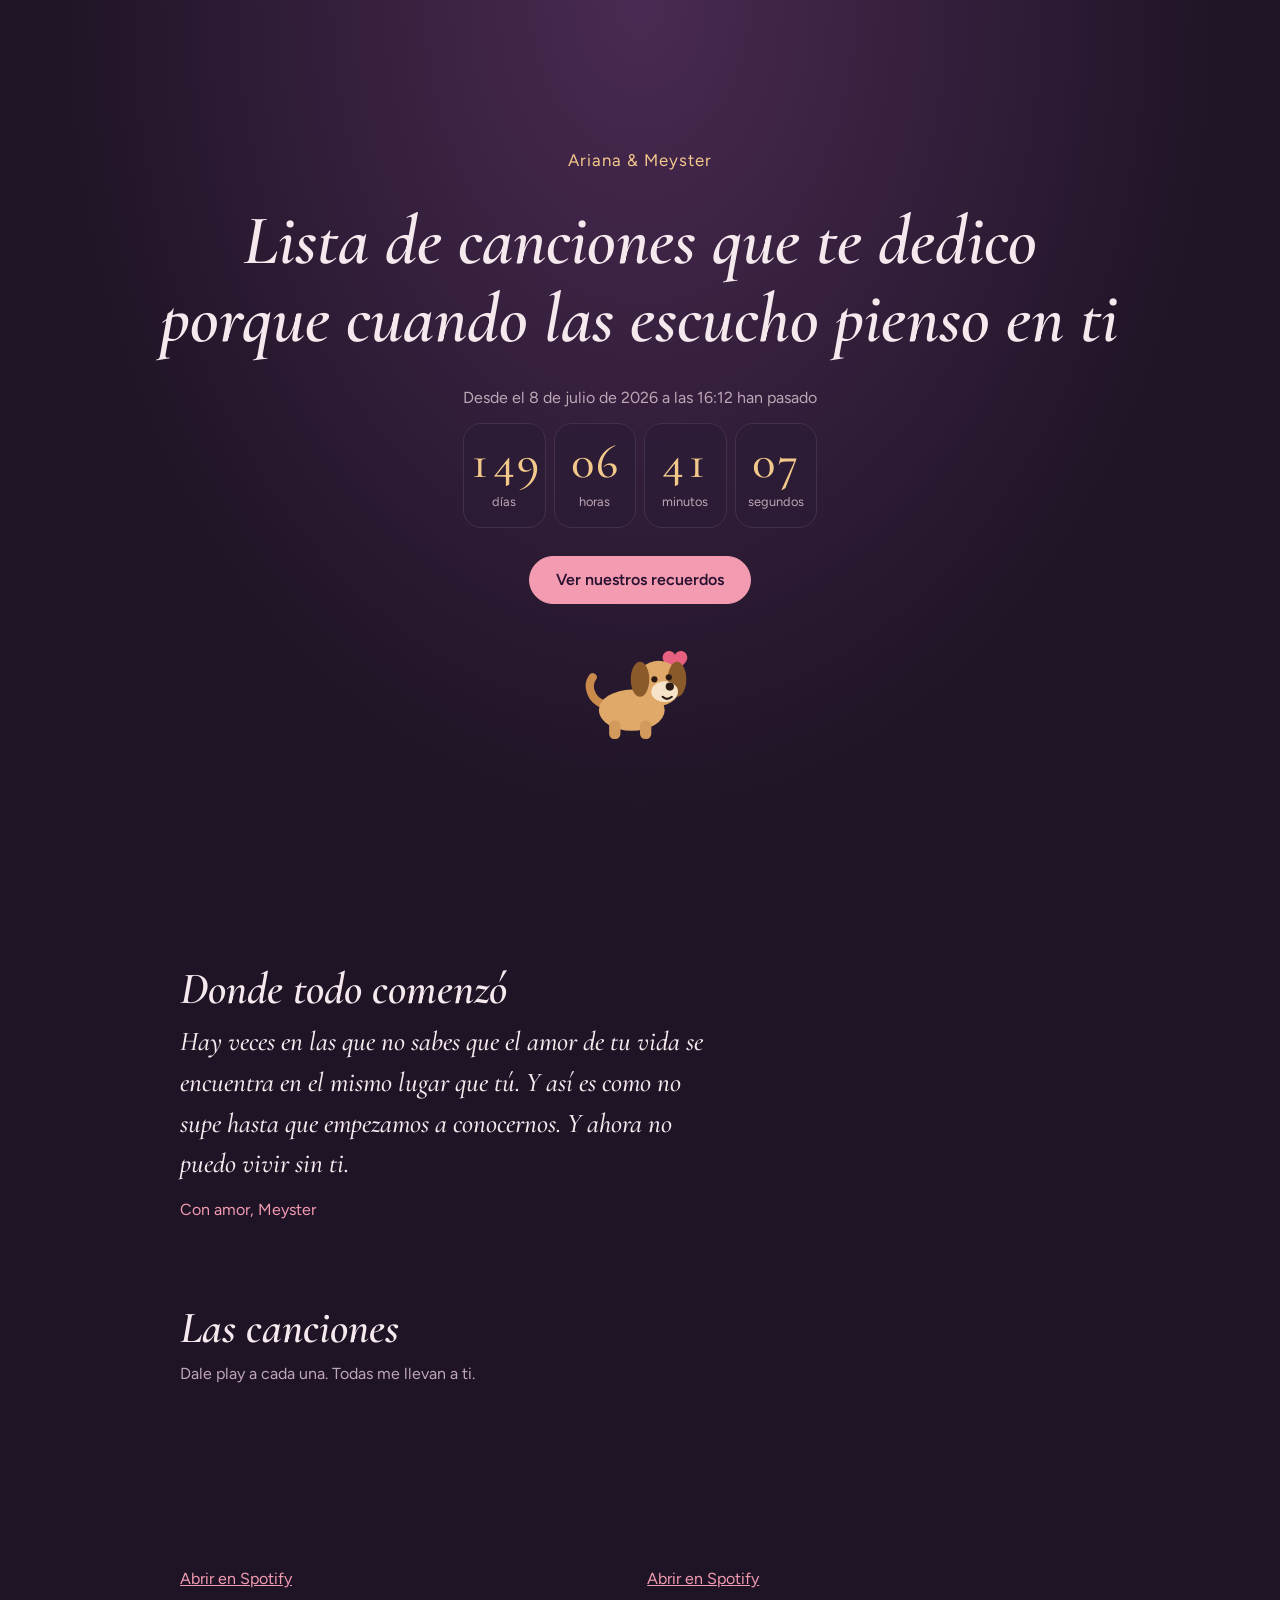
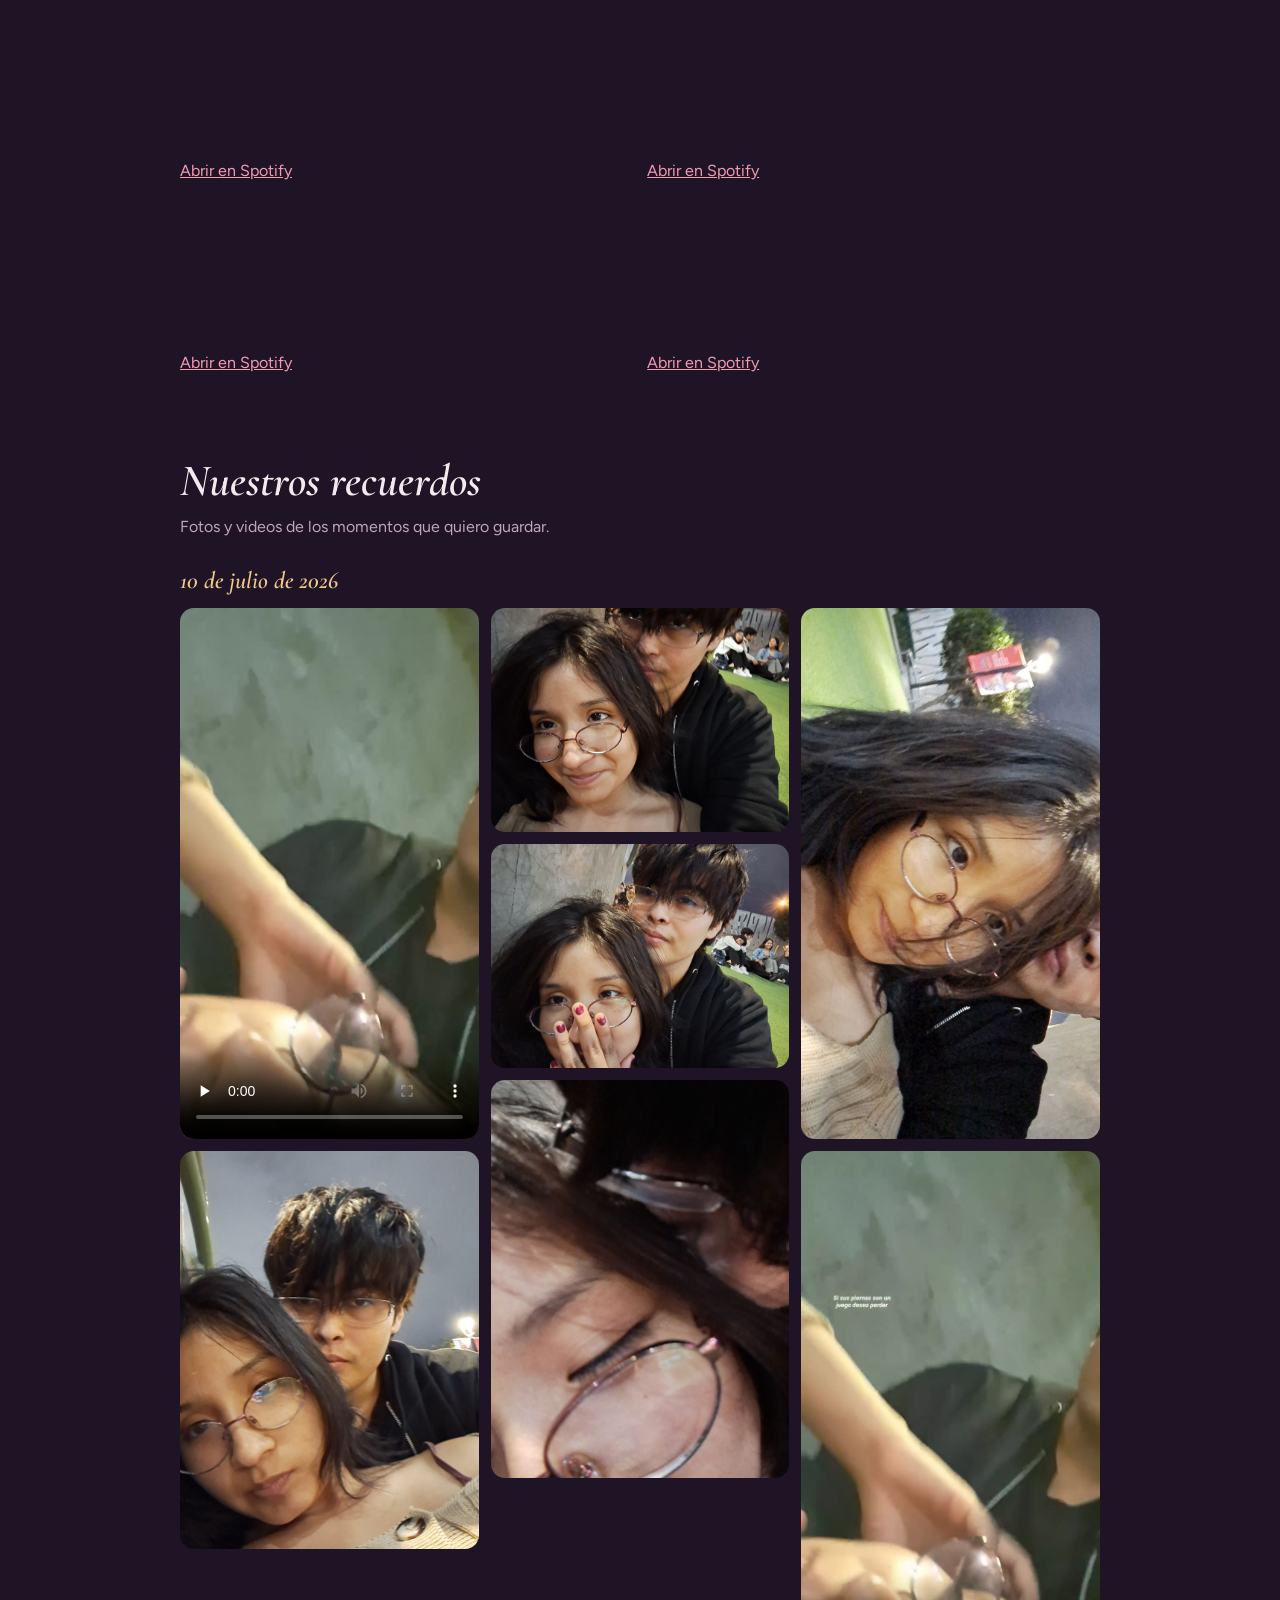
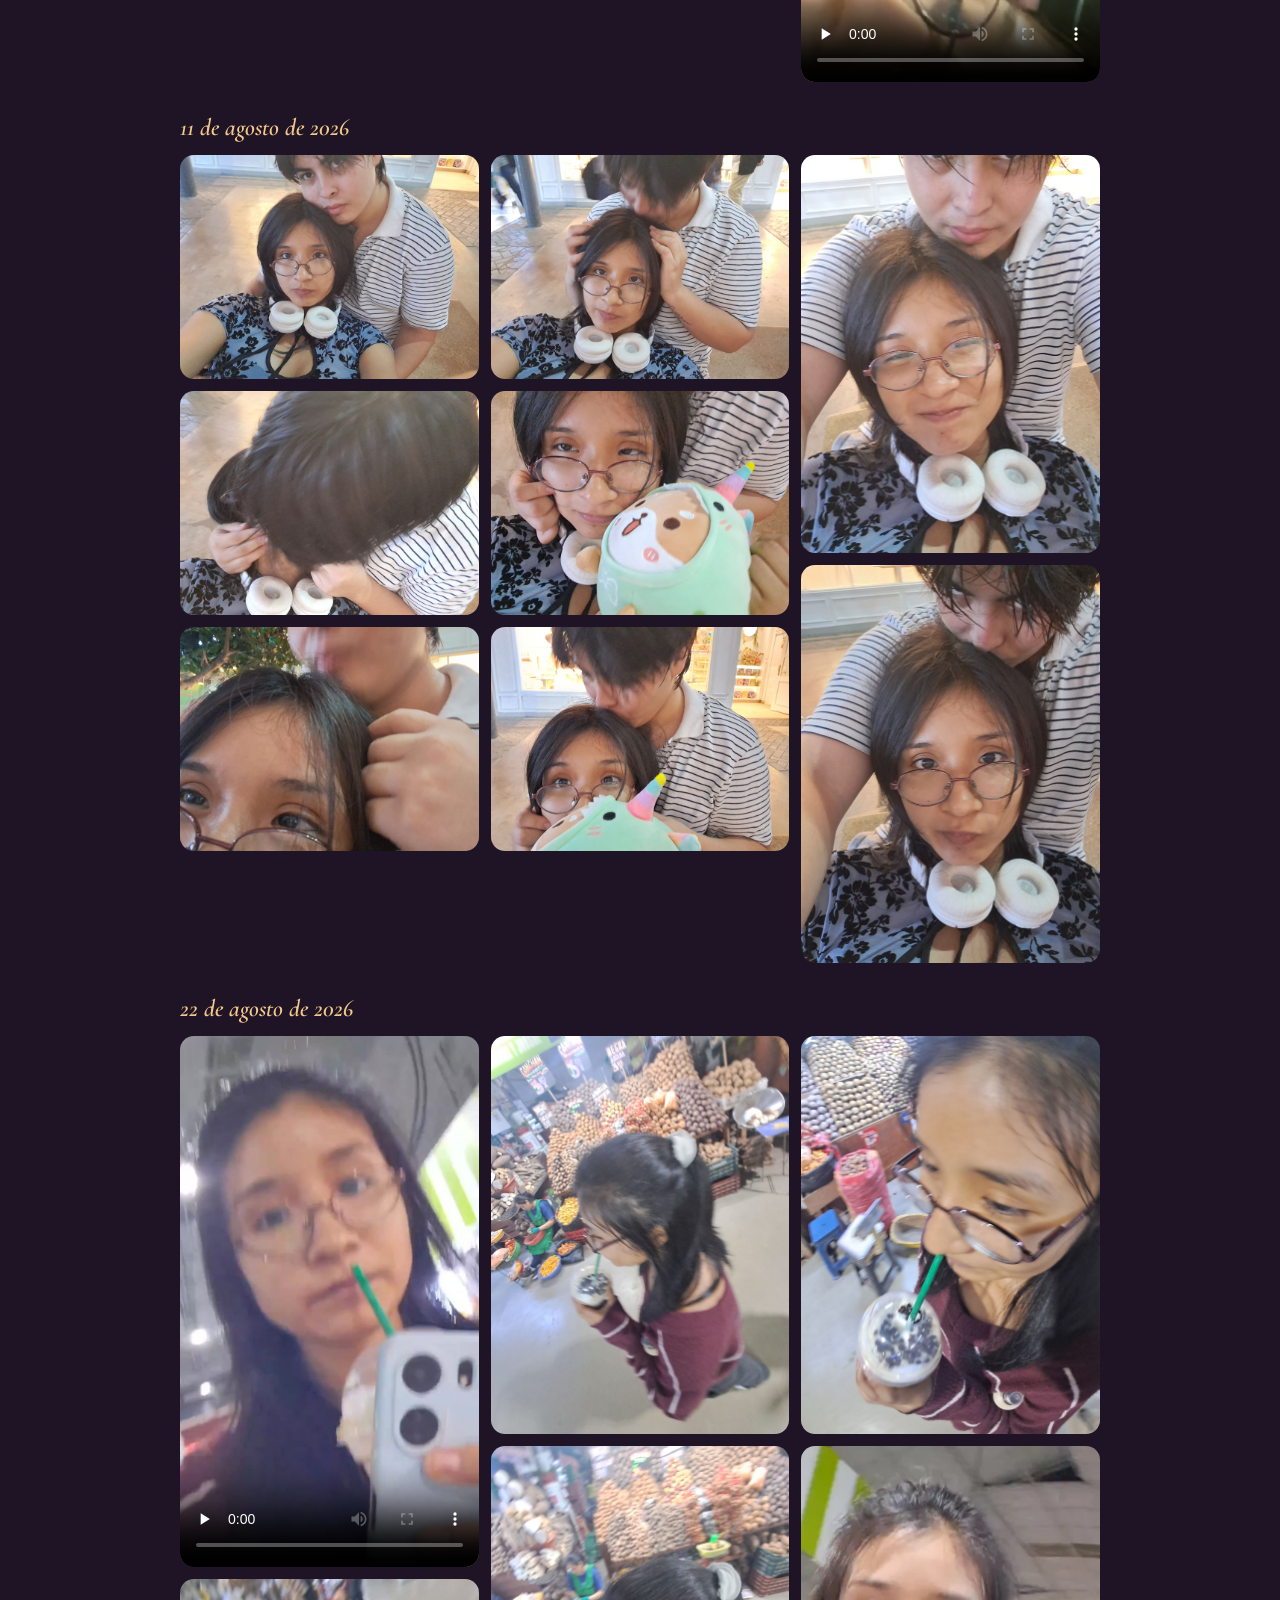
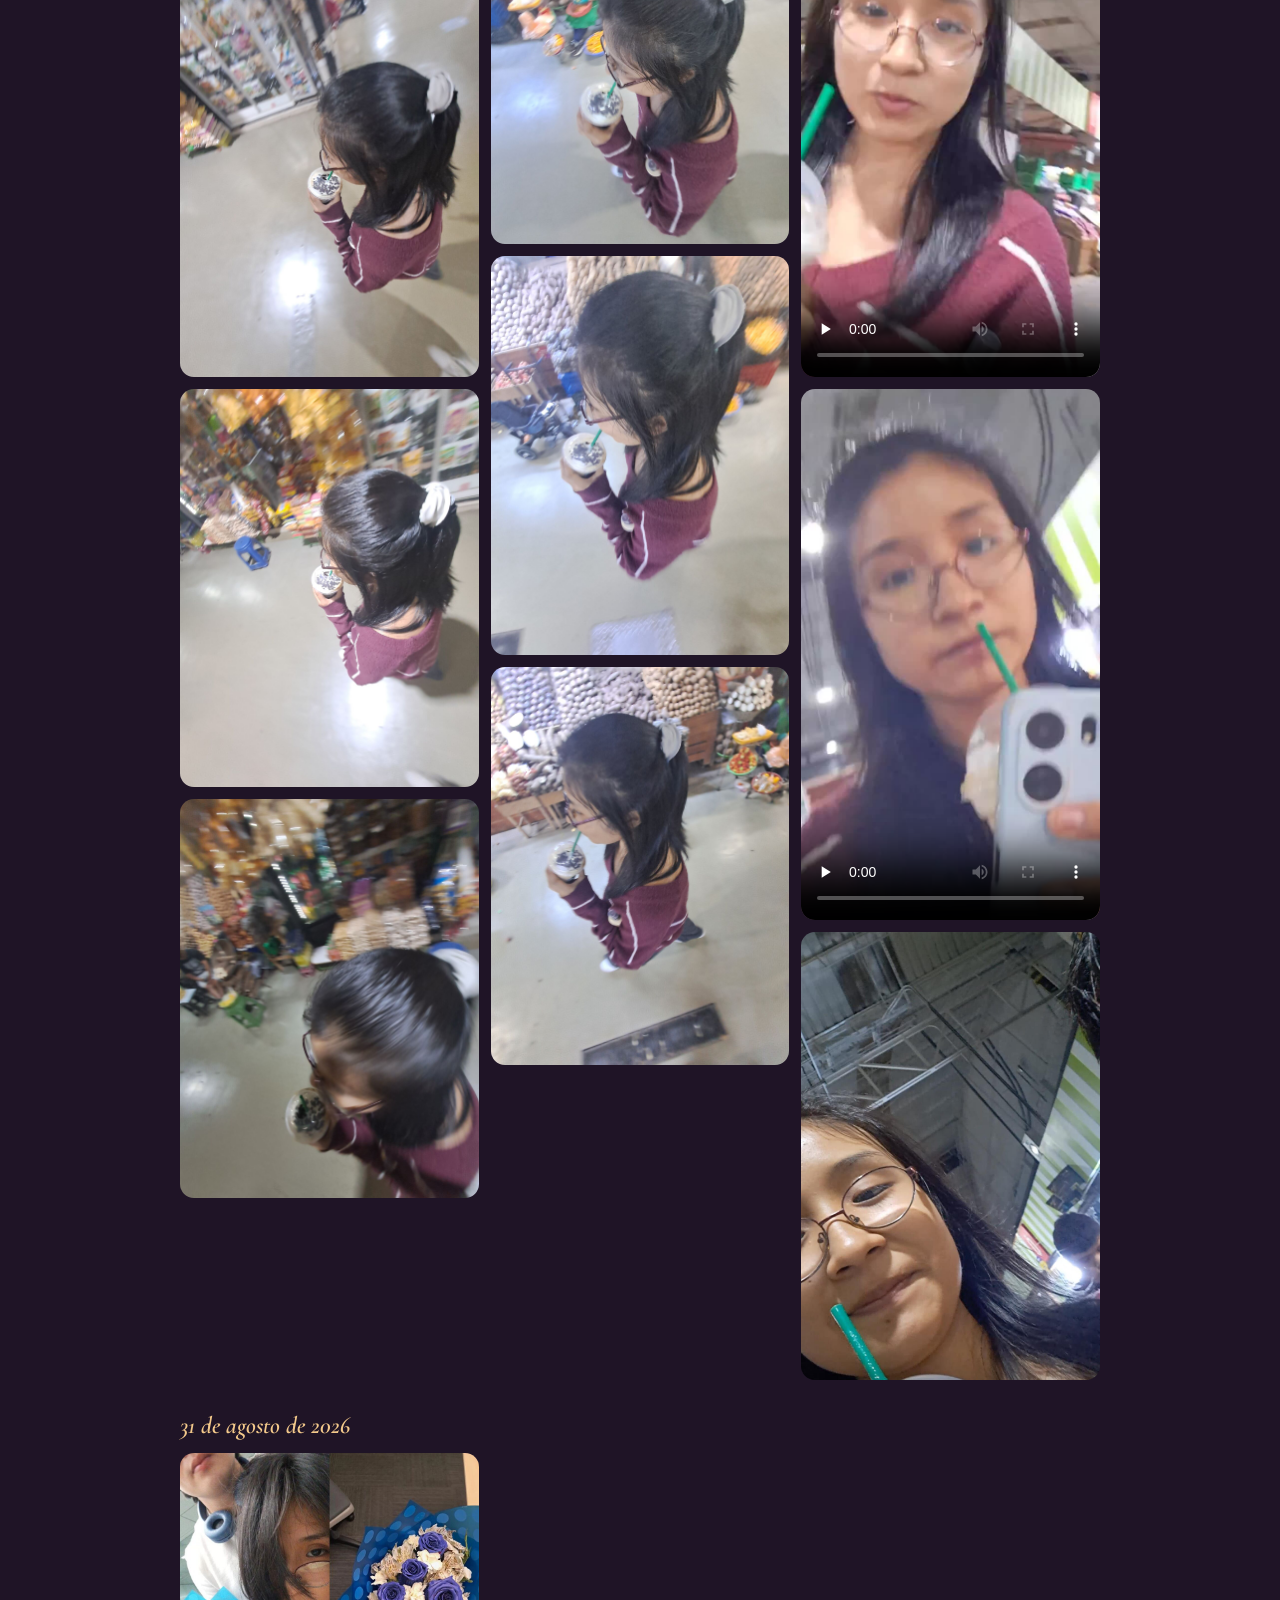
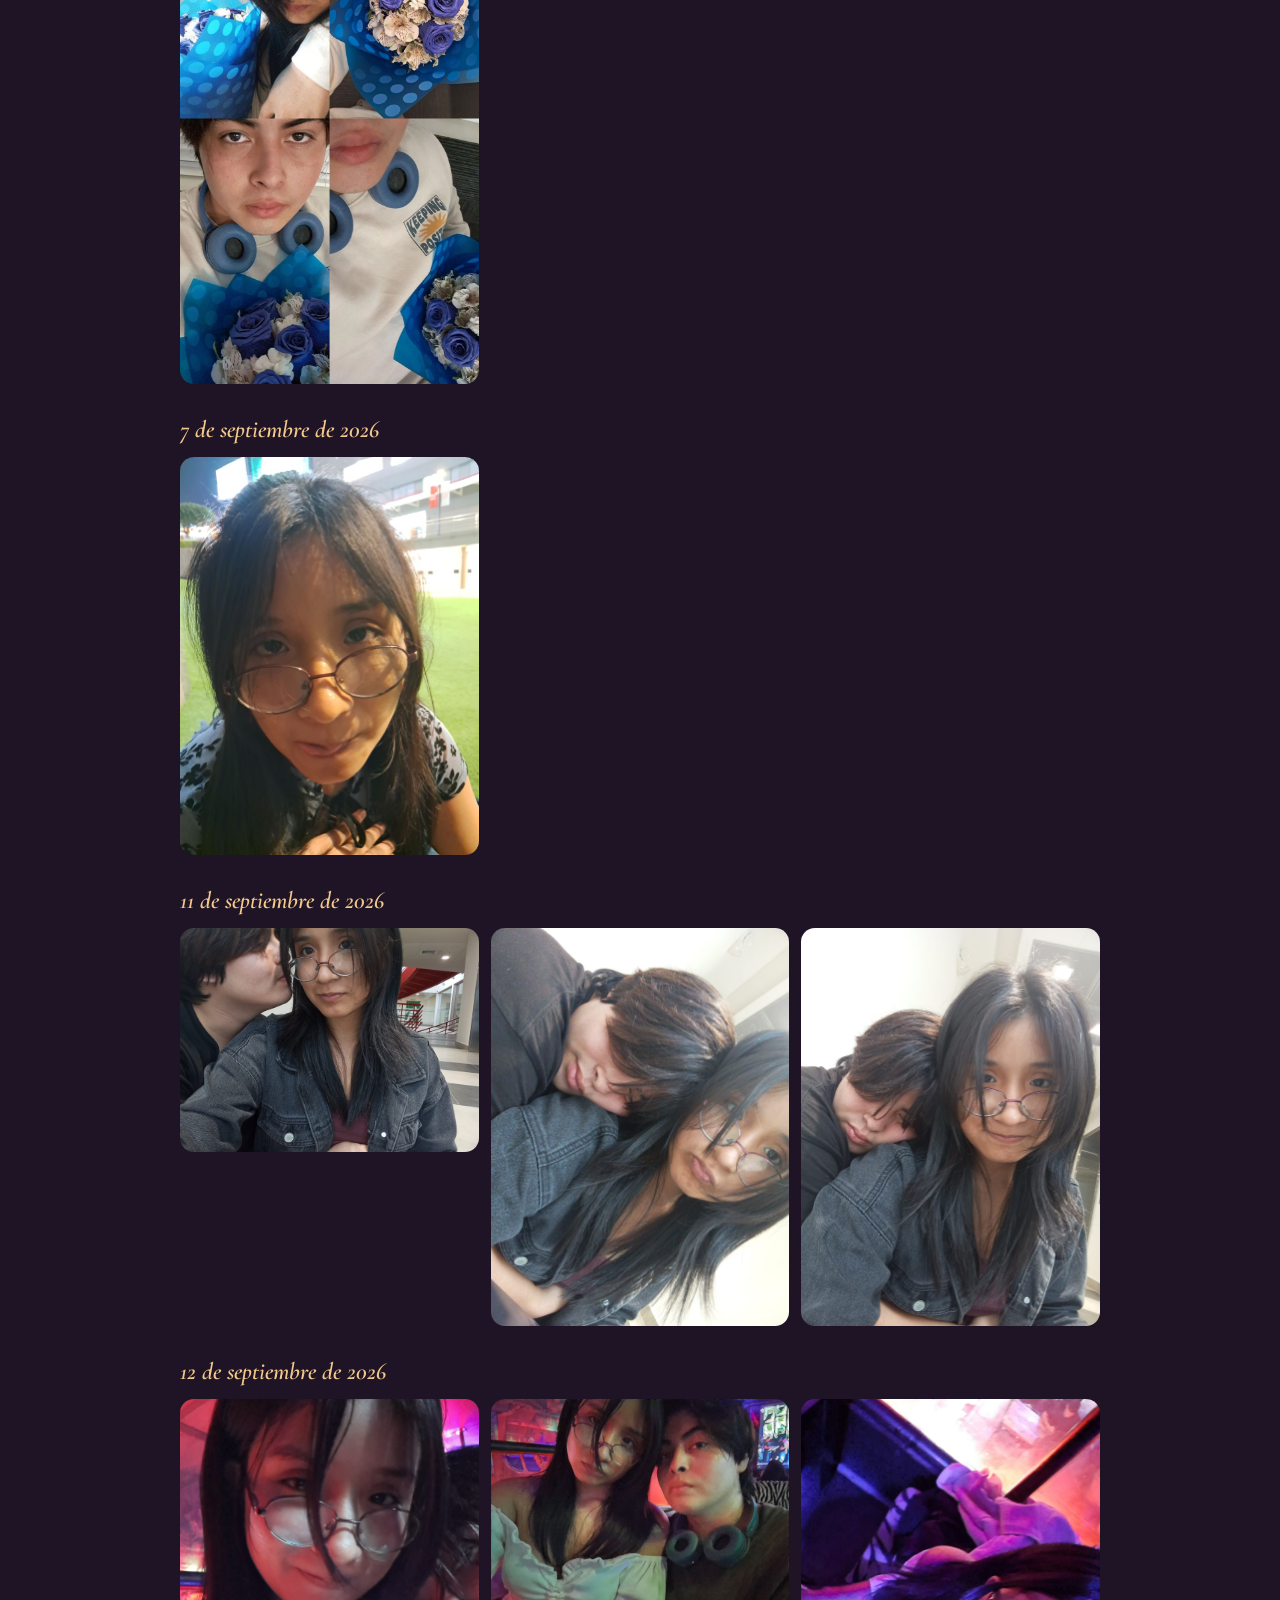
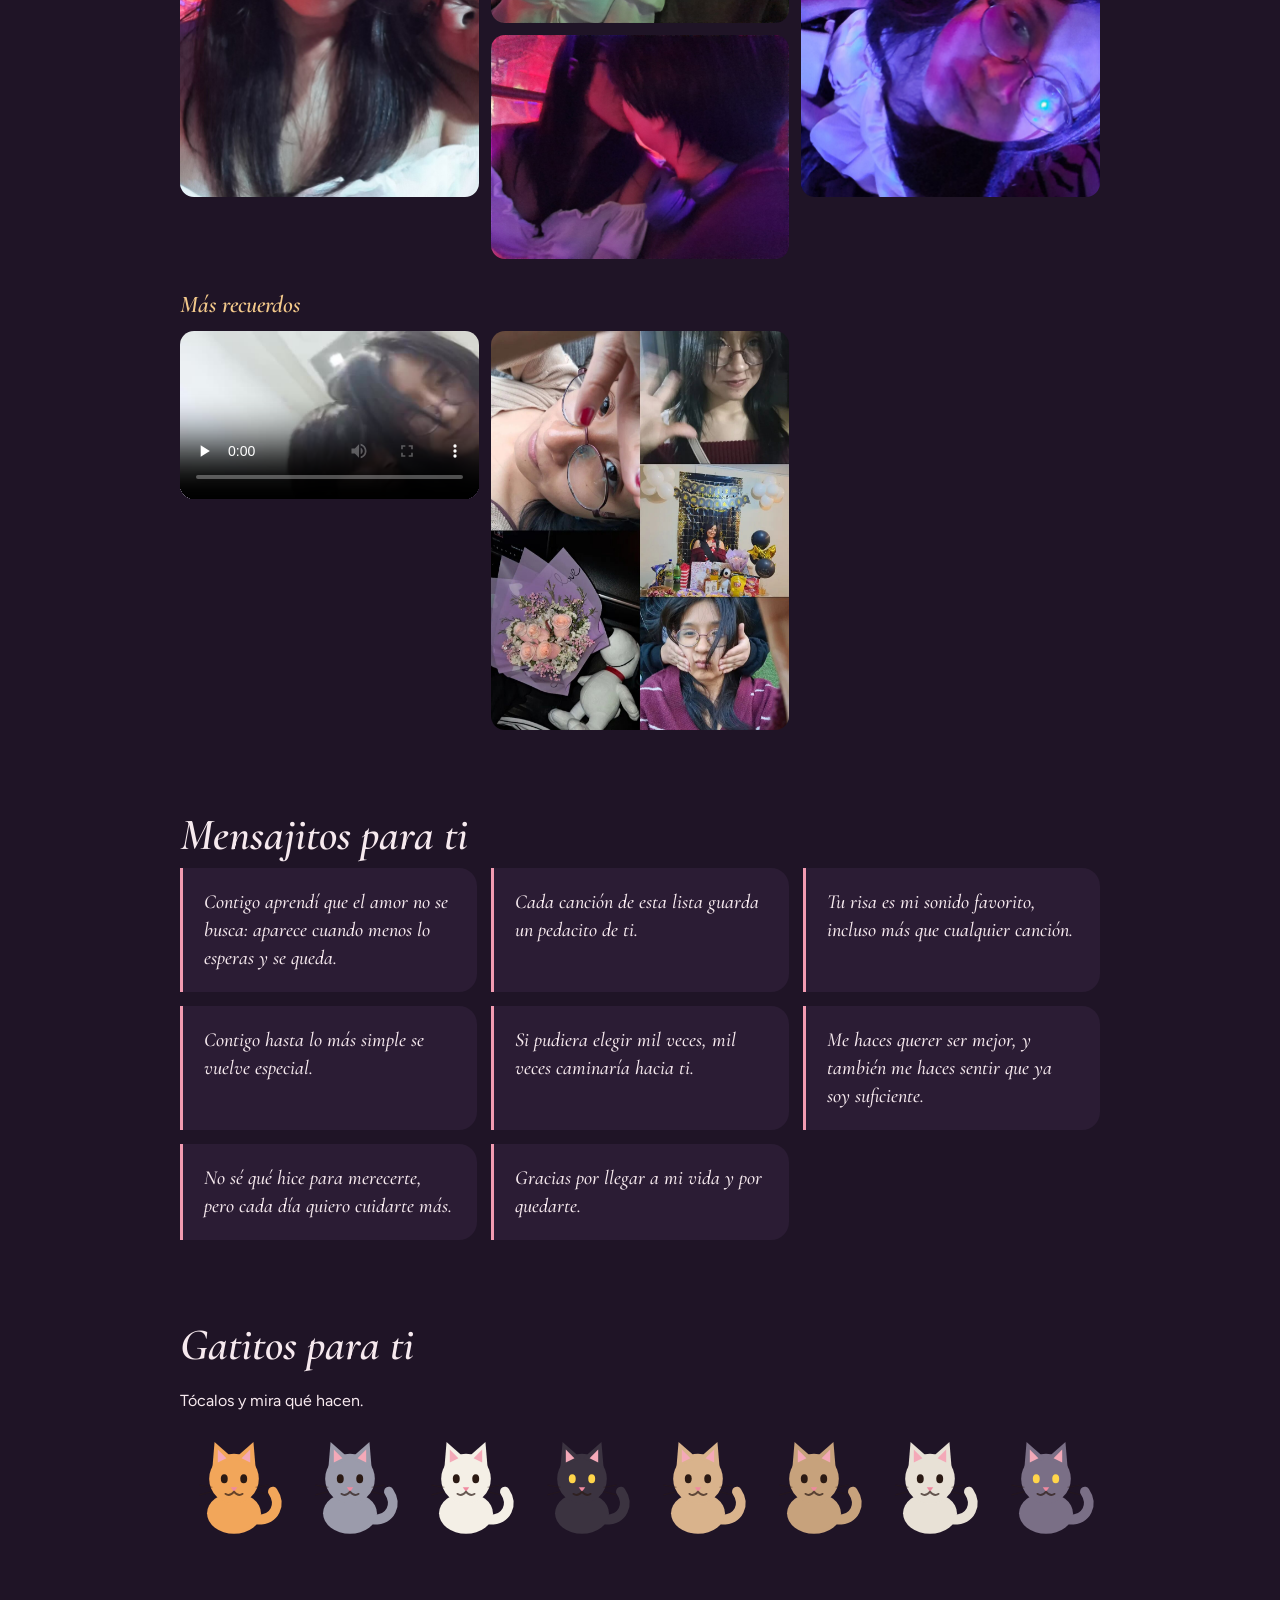
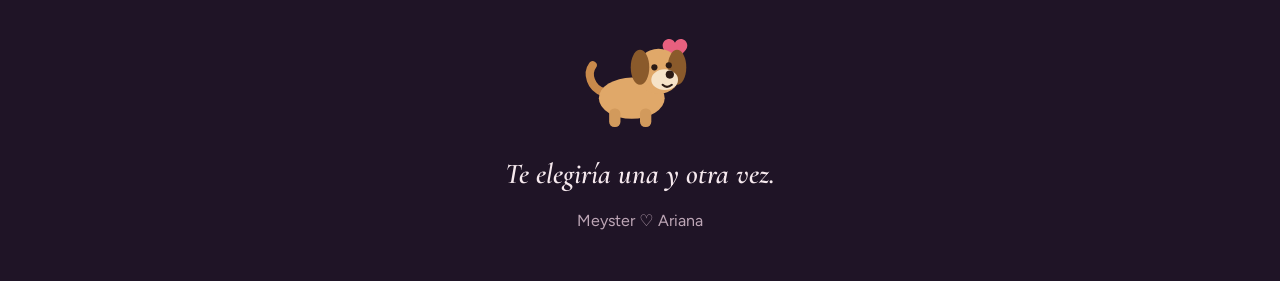
<file: index.html>
<!DOCTYPE html>
<html lang="es">
<head>
  <meta charset="UTF-8">
  <meta name="viewport" content="width=device-width, initial-scale=1, viewport-fit=cover">
  <meta name="theme-color" content="#1f1426">
  <title>Canciones que te dedico · Ariana y Meyster</title>
  <meta name="description" content="Una lista de canciones que me hacen pensar en ti.">
  <link rel="preconnect" href="https://fonts.googleapis.com">
  <link rel="preconnect" href="https://fonts.gstatic.com" crossorigin>
  <link href="https://fonts.googleapis.com/css2?family=Cormorant+Garamond:ital,wght@0,500;1,500;1,600&family=Figtree:wght@400;600&display=swap" rel="stylesheet">
  <link rel="stylesheet" href="css/styles.css">
</head>
<body>

  <header class="hero">
    <p class="hero__names">Ariana &amp; Meyster</p>
    <h1 class="hero__title">Lista de canciones que te dedico porque cuando las escucho pienso en ti</h1>

    <section class="counter" aria-label="Tiempo juntos desde el 8 de julio de 2026">
      <p class="counter__intro">Desde el 8 de julio de 2026 a las 16:12 han pasado</p>
      <div class="counter__grid" role="timer" aria-live="off">
        <div class="unit"><span class="unit__num" id="c-dias">0</span><span class="unit__label">días</span></div>
        <div class="unit"><span class="unit__num" id="c-horas">00</span><span class="unit__label">horas</span></div>
        <div class="unit"><span class="unit__num" id="c-minutos">00</span><span class="unit__label">minutos</span></div>
        <div class="unit"><span class="unit__num" id="c-segundos">00</span><span class="unit__label">segundos</span></div>
      </div>
    </section>

    <a class="btn" href="#galeria">Ver nuestros recuerdos</a>
    <div class="pup" aria-hidden="true"></div>
  </header>

  <main>
    <section class="section" id="historia">
      <h2>Donde todo comenzó</h2>
      <p class="story">Hay veces en las que no sabes que el amor de tu vida se encuentra en el mismo lugar que tú. Y así es como no supe hasta que empezamos a conocernos. Y ahora no puedo vivir sin ti.</p>
      <p class="story__sign">Con amor, Meyster</p>
    </section>

    <section class="section" id="canciones">
      <h2>Las canciones</h2>
      <p class="section__lead">Dale play a cada una. Todas me llevan a ti.</p>
      <div class="songs" id="songs"></div>
    </section>

    <section class="section" id="galeria">
      <h2>Nuestros recuerdos</h2>
      <p class="section__lead">Fotos y videos de los momentos que quiero guardar.</p>
      <div id="gallery"></div>
    </section>

    <section class="section" id="mensajes">
      <h2>Mensajitos para ti</h2>
      <div class="notes" id="notes"></div>
    </section>
    <section class="section">
      <h2>Gatitos para ti</h2>
      <p class="lead">Tócalos y mira qué hacen.</p>
      <div class="kittens" id="kittens"></div>
    </section>
  </main>

  <footer class="footer">
    <div class="pup" aria-hidden="true"></div>
    <p class="footer__big">Te elegiría una y otra vez.</p>
    <p>Meyster ♡ Ariana</p>
  </footer>

  <dialog id="lightbox" aria-label="Foto ampliada"><img id="lightbox-img" alt=""></dialog>

  <script src="js/config.js"></script>
  <script src="js/app.js"></script>
  <script src="js/perrito.js"></script>
</body>
</html>
</file>
<file: css/styles.css>
:root {
  --bg: #1f1426;
  --surface: #2b1c34;
  --line: #43304d;
  --text: #f6e9ee;
  --muted: #bda6b6;
  --rose: #f29bb1;
  --gold: #f3c98b;
  --radius: 18px;
  --display: "Cormorant Garamond", Georgia, serif;
  --body: "Figtree", system-ui, -apple-system, "Segoe UI", sans-serif;
}

*, *::before, *::after { box-sizing: border-box; }
html { -webkit-text-size-adjust: 100%; scroll-behavior: smooth; }
body {
  margin: 0;
  background: var(--bg);
  color: var(--text);
  font: 400 1rem/1.6 var(--body);
  padding: env(safe-area-inset-top) env(safe-area-inset-right) env(safe-area-inset-bottom) env(safe-area-inset-left);
}
img, video, iframe { max-width: 100%; display: block; }
a { color: var(--rose); }
:focus-visible { outline: 3px solid var(--gold); outline-offset: 3px; }
code { background: var(--surface); padding: .1em .4em; border-radius: 6px; font-size: .9em; word-break: break-word; }

/* Botones */
.btn {
  display: inline-block;
  padding: .85rem 1.6rem;
  border-radius: 999px;
  border: 1.5px solid var(--rose);
  background: var(--rose);
  color: #2a1230;
  font: 600 1rem var(--body);
  text-decoration: none;
  cursor: pointer;
  transition: transform .15s, background .15s;
}
.btn:hover { transform: translateY(-2px); }
.btn:disabled { opacity: .45; cursor: not-allowed; transform: none; }
.btn--ghost { background: transparent; color: var(--rose); }
.btn--small { padding: .45rem 1rem; font-size: .9rem; }
.btn--block { display: block; width: 100%; margin-top: 1.5rem; }

/* Portada */
.hero {
  min-height: 100svh;
  display: flex;
  flex-direction: column;
  align-items: center;
  justify-content: center;
  text-align: center;
  gap: 1.75rem;
  padding: 3rem 1.25rem;
  background: radial-gradient(ellipse at 50% 0%, #4a2a52 0%, var(--bg) 65%);
  animation: aparecer 1.4s ease both;
}
@keyframes aparecer { from { opacity: 0; transform: translateY(14px); } to { opacity: 1; transform: none; } }
.hero__names { margin: 0; color: var(--gold); font-size: 1.05rem; letter-spacing: .06em; }
.hero__title {
  margin: 0;
  max-width: 16em;
  font: italic 600 clamp(2.1rem, 8.5vw, 4.4rem)/1.1 var(--display);
  text-wrap: balance;
}

/* Contador */
.counter__intro { margin: 0 0 .75rem; color: var(--muted); }
.counter__grid { display: grid; grid-template-columns: repeat(4, minmax(0, 1fr)); gap: .5rem; max-width: 30rem; margin: 0 auto; }
.unit { display: flex; flex-direction: column; align-items: center; padding: .9rem .25rem; border: 1px solid var(--line); border-radius: var(--radius); background: rgba(43, 28, 52, .6); }
.unit__num { font: 500 clamp(1.9rem, 9vw, 3rem)/1 var(--display); color: var(--gold); font-variant-numeric: tabular-nums; }
.unit__label { margin-top: .35rem; font-size: .8rem; color: var(--muted); }

/* Secciones */
.section { max-width: 60rem; margin: 0 auto; padding: 4rem 1.25rem 1rem; }
h2 { margin: 0 0 .4rem; font: italic 600 clamp(1.9rem, 6vw, 2.8rem)/1.15 var(--display); }
.section__lead { margin: 0 0 1.75rem; color: var(--muted); max-width: 36rem; }

.songs { display: grid; gap: .9rem; grid-template-columns: repeat(auto-fit, minmax(min(100%, 20rem), 1fr)); }
.songs iframe { width: 100%; height: 152px; border: 0; border-radius: 14px; }

/* Galería */
.gallery { columns: 2 9rem; column-gap: .75rem; }
.gallery figure { margin: 0 0 .75rem; break-inside: avoid; border-radius: 14px; overflow: hidden; background: var(--surface); }
.gallery img, .gallery video { width: 100%; height: auto; }
.gallery figcaption { padding: .6rem .8rem; font-size: .9rem; color: var(--muted); }
.empty { color: var(--muted); padding: 1.5rem; border: 1px dashed var(--line); border-radius: var(--radius); text-align: center; }

/* Mensajitos */
.notes { display: grid; gap: .9rem; grid-template-columns: repeat(auto-fit, minmax(min(100%, 16rem), 1fr)); }
.note-card { margin: 0; padding: 1.25rem 1.3rem; border-left: 3px solid var(--rose); background: var(--surface); border-radius: 0 var(--radius) var(--radius) 0; font: italic 500 1.25rem/1.4 var(--display); }

/* Pie */
.footer { display: flex; flex-direction: column; align-items: center; gap: 1rem; padding: 4rem 1.25rem 3rem; color: var(--muted); text-align: center; }
.footer p { margin: 0; }

/* Página de subida */
.topbar { max-width: 40rem; margin: 0 auto; padding: 1rem 1.25rem 0; }
.upload { max-width: 40rem; margin: 0 auto; padding: 1.5rem 1.25rem 1rem; }
.upload__title { margin: 0 0 .4rem; font: italic 600 clamp(2.2rem, 9vw, 3.2rem)/1.1 var(--display); }
.dropzone { display: flex; flex-direction: column; align-items: center; gap: .3rem; padding: 2.2rem 1rem; border: 2px dashed var(--rose); border-radius: var(--radius); text-align: center; cursor: pointer; background: rgba(43, 28, 52, .5); }
.dropzone__main { font: 600 1.15rem var(--body); }
.dropzone__hint { color: var(--muted); font-size: .9rem; }
.upload__bar { display: flex; justify-content: space-between; align-items: center; gap: 1rem; margin: 1.25rem 0 .75rem; }
.upload__bar p { margin: 0; color: var(--muted); }
.previews { display: grid; grid-template-columns: repeat(3, minmax(0, 1fr)); gap: .5rem; margin-top: 1rem; }
.preview { position: relative; aspect-ratio: 1; border-radius: 12px; overflow: hidden; background: var(--surface); }
.preview img, .preview video { width: 100%; height: 100%; object-fit: cover; }
.preview__remove { position: absolute; top: .3rem; right: .3rem; width: 2rem; height: 2rem; border: 0; border-radius: 50%; background: rgba(31, 20, 38, .85); color: var(--text); font-size: 1.1rem; cursor: pointer; }
.preview__tag { position: absolute; left: .3rem; bottom: .3rem; padding: .1rem .5rem; border-radius: 999px; background: rgba(31, 20, 38, .85); font-size: .75rem; }
.preview[data-estado="ok"] { outline: 3px solid var(--gold); }
.preview[data-estado="error"] { outline: 3px solid #ff7a7a; }
.status { min-height: 1.5em; margin: .75rem 0 0; color: var(--gold); }

.info { margin-top: 3rem; padding-top: 2rem; border-top: 1px solid var(--line); }
.info h2 { font-size: 1.8rem; }
.info details { margin: .75rem 0; padding: .9rem 1.1rem; background: var(--surface); border-radius: 14px; }
.info summary { cursor: pointer; font-weight: 600; }
.info ol { padding-left: 1.2rem; }
.info .note { color: var(--muted); font-size: .9rem; }

@media (min-width: 40rem) {
  .previews { grid-template-columns: repeat(4, minmax(0, 1fr)); }
  .gallery { columns: 3; }
}
@media (prefers-reduced-motion: reduce) {
  html { scroll-behavior: auto; }
  .hero { animation: none; }
  .btn { transition: none; }
}

/* Historia y perrito */
.story { max-width: 34rem; margin: 0 0 .75rem; font: italic 500 clamp(1.3rem, 4.5vw, 1.7rem)/1.5 var(--display); }
.story__sign { margin: 0; color: var(--rose); }
.footer__big { font: italic 600 1.8rem/1.2 var(--display); color: var(--text); }
.pup { width: 9rem; margin: 0 auto; }
.pup-svg { width: 100%; height: auto; overflow: visible; animation: bob 1.6s ease-in-out infinite; }
.tail { transform-box: fill-box; transform-origin: 100% 100%; animation: wag .45s ease-in-out infinite alternate; }
.ear { transform-box: fill-box; transform-origin: 50% 0; animation: flop 2.6s ease-in-out infinite; }
.ear2 { animation-delay: .4s; }
.pup-heart { transform-box: fill-box; transform-origin: center; animation: rise 3s ease-out infinite; }
@keyframes bob { 50% { transform: translateY(-6px); } }
@keyframes wag { from { transform: rotate(-16deg); } to { transform: rotate(20deg); } }
@keyframes flop { 50% { transform: rotate(7deg); } }
@keyframes rise { 0% { opacity: 0; transform: translateY(14px) scale(.6); } 30% { opacity: 1; } 100% { opacity: 0; transform: translateY(-16px) scale(1.1); } }
@media (prefers-reduced-motion: reduce) { .pup-svg, .tail, .ear, .pup-heart { animation: none; } }

/* Gatitos */
.kittens { display: grid; grid-template-columns: repeat(auto-fit, minmax(5.5rem, 1fr)); gap: .5rem; }
.kit { background: none; border: 0; padding: 0; cursor: pointer; -webkit-tap-highlight-color: transparent; }
.kit-svg { width: 100%; height: auto; overflow: visible; }
.kit-tail { transform-box: fill-box; transform-origin: 0 100%; animation: swish 2.2s ease-in-out infinite alternate; animation-delay: var(--d); }
.kit-ear { transform-box: fill-box; transform-origin: 50% 100%; animation: twitch 5s ease-in-out infinite; animation-delay: var(--d); }
.kit-ear2 { animation-delay: calc(var(--d) + 1.3s); }
.kit-eye { transform-box: fill-box; transform-origin: center; animation: blink 4.5s infinite; animation-delay: var(--d); }
.kit.hop { animation: hop .5s ease-out; }
@keyframes swish { from { transform: rotate(-14deg); } to { transform: rotate(16deg); } }
@keyframes twitch { 0%, 88%, 100% { transform: rotate(0); } 92% { transform: rotate(-9deg); } 96% { transform: rotate(5deg); } }
@keyframes blink { 0%, 90%, 100% { transform: scaleY(1); } 94% { transform: scaleY(.1); } }
@keyframes hop { 40% { transform: translateY(-14px) rotate(-4deg); } 100% { transform: none; } }
@media (prefers-reduced-motion: reduce) { .kit-tail, .kit-ear, .kit-eye, .kit.hop { animation: none; } }

.kit { position: relative; }
.kit-say { position: absolute; left: 50%; top: 0; padding: .15rem .6rem; border-radius: 999px; background: var(--rose); color: var(--on-rose, #2a1230); font: 600 .8rem var(--body); white-space: nowrap; pointer-events: none; animation: say 1.1s ease-out forwards; }
@keyframes say { from { opacity: 0; transform: translate(-50%, 6px); } 20% { opacity: 1; } to { opacity: 0; transform: translate(-50%, -18px); } }

/* Galería por fechas */
#gallery h3 { margin: 2rem 0 .75rem; font: italic 600 1.5rem/1.2 var(--display); color: var(--gold); }
#gallery h3:first-child { margin-top: 0; }
.gallery figure { background: var(--surface); }
.gallery figure img, .gallery figure video { width: 100%; height: 100%; object-fit: cover; }
.gallery figure.zoom { cursor: zoom-in; }
dialog#lightbox { padding: 0; border: 0; background: transparent; max-width: 100vw; max-height: 100vh; }
dialog#lightbox::backdrop { background: rgba(10, 5, 14, .92); }
dialog#lightbox img { max-width: 96vw; max-height: 92vh; border-radius: 12px; }
</file>
